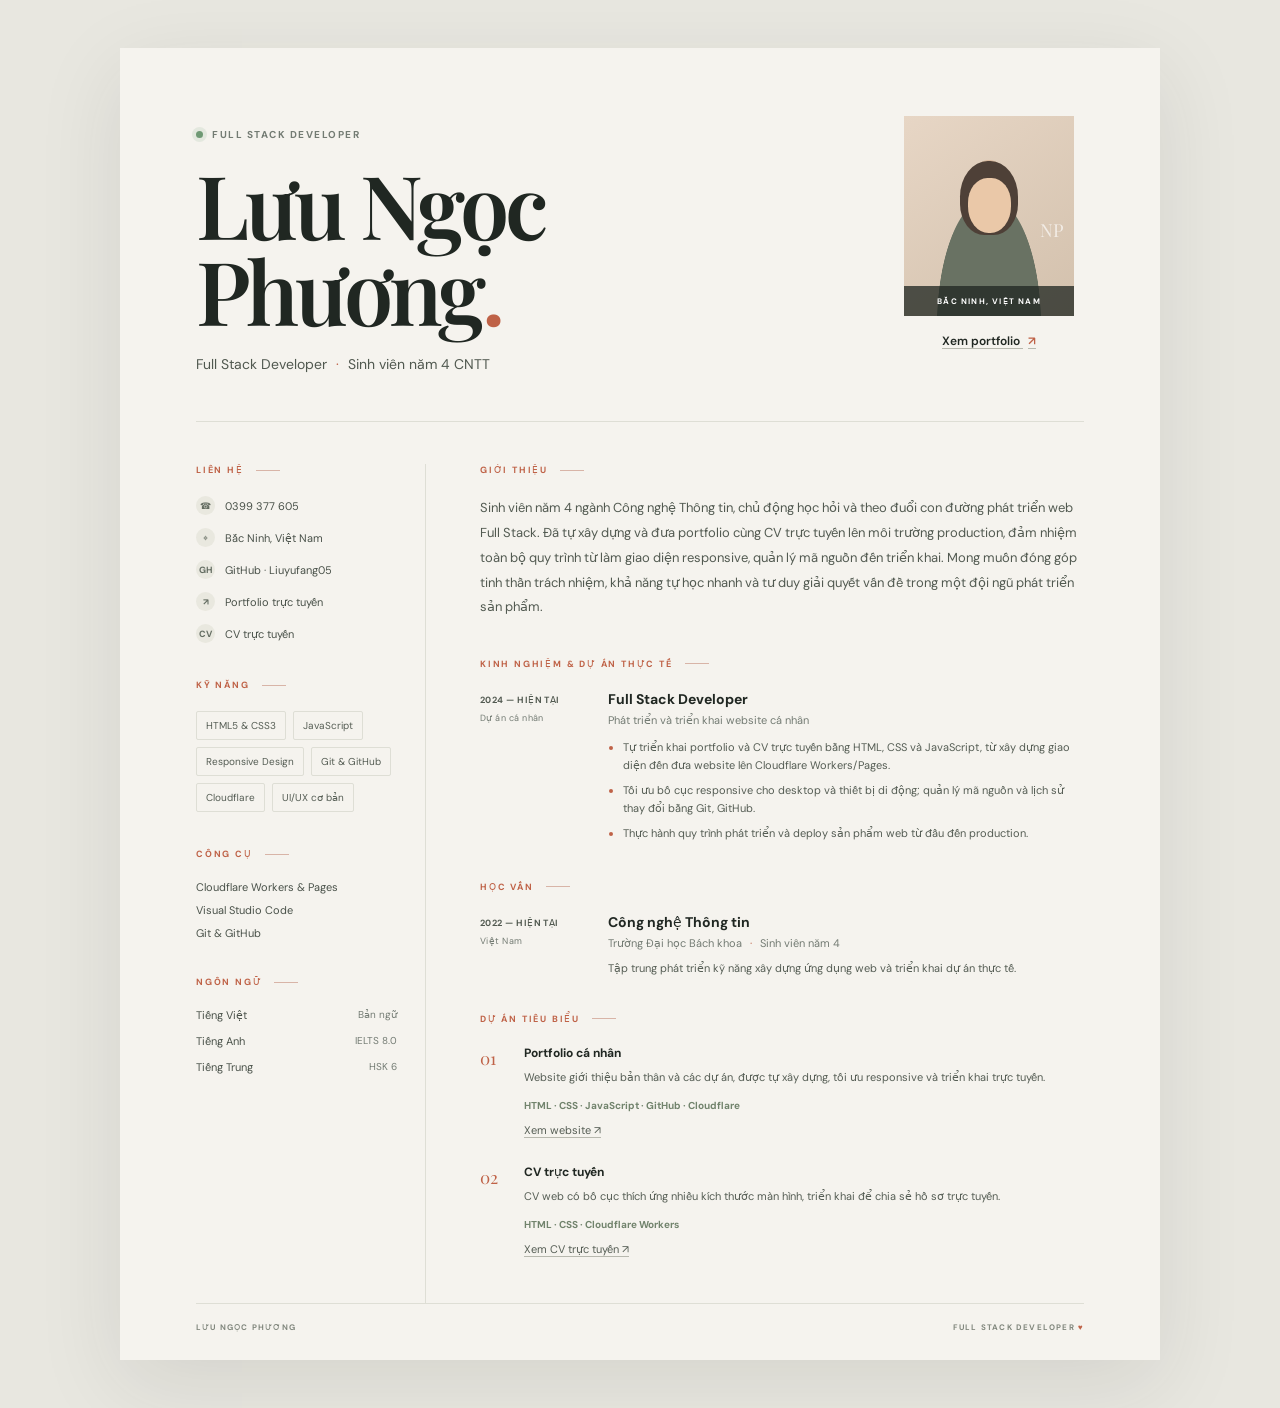
<file: index.html>
<!DOCTYPE html>
<html lang="vi">
<head>
  <meta charset="UTF-8">
  <meta name="viewport" content="width=device-width, initial-scale=1.0">
  <meta name="theme-color" content="#f5f3ee">
  <meta name="description" content="CV - Lưu Ngọc Phương — Full Stack Developer.">
  <title>CV - Lưu Ngọc Phương</title>
  <link rel="preconnect" href="https://fonts.googleapis.com">
  <link rel="preconnect" href="https://fonts.gstatic.com" crossorigin>
  <link href="https://fonts.googleapis.com/css2?family=DM+Sans:wght@400;500;600;700&family=Playfair+Display:wght@600;700&display=swap" rel="stylesheet">
  <link rel="stylesheet" href="styles.css">
</head>
<body>
  <main class="resume">
    <header class="hero">
      <div class="hero-copy">
        <p class="eyebrow"><span class="status-dot"></span> FULL STACK DEVELOPER </p>
        <h1>Lưu Ngọc<br>Phương<span class="accent">.</span></h1>
        <p class="role">Full Stack Developer <span>·</span> Sinh viên năm 4 CNTT</p>
      </div>
      <div class="hero-aside">
        <div class="portrait" aria-label="Ảnh chân dung minh họa">
          <span class="portrait-initials">NP</span>
          <span class="portrait-caption">BẮC NINH, VIỆT NAM</span>
        </div>
        <a class="download-link" href="https://cv.luungocphuong2005.workers.dev/" target="_blank" rel="noreferrer">
          Xem portfolio <span aria-hidden="true">↗</span>
        </a>
      </div>
    </header>

    <div class="content-grid">
      <aside class="sidebar" aria-label="Thông tin và kỹ năng">
        <section class="side-section">
          <h2 class="section-label">LIÊN HỆ</h2>
          <ul class="contact-list">
            <li><span class="contact-icon" aria-hidden="true">☎</span><a href="tel:+84399377605">0399 377 605</a></li>
            <li><span class="contact-icon" aria-hidden="true">⌖</span><span>Bắc Ninh, Việt Nam</span></li>
            <li><span class="contact-icon" aria-hidden="true">GH</span><a href="https://github.com/Liuyufang05" target="_blank" rel="noreferrer">GitHub · Liuyufang05</a></li>
            <li><span class="contact-icon" aria-hidden="true">↗</span><a href="https://cv.luungocphuong2005.workers.dev/" target="_blank" rel="noreferrer">Portfolio trực tuyến</a></li>
            <li><span class="contact-icon" aria-hidden="true">CV</span><a href="https://cv.luungocphuong2005.workers.dev/" target="_blank" rel="noreferrer">CV trực tuyến</a></li>
          </ul>
        </section>

        <section class="side-section">
          <h2 class="section-label">KỸ NĂNG</h2>
          <div class="tag-list">
            <span>HTML5 & CSS3</span>
            <span>JavaScript</span>
            <span>Responsive Design</span>
            <span>Git & GitHub</span>
            <span>Cloudflare</span>
            <span>UI/UX cơ bản</span>
          </div>
        </section>

        <section class="side-section">
          <h2 class="section-label">CÔNG CỤ</h2>
          <ul class="plain-list">
            <li>Cloudflare Workers & Pages</li>
            <li>Visual Studio Code</li>
            <li>Git & GitHub</li>
          </ul>
        </section>

        <section class="side-section">
          <h2 class="section-label">NGÔN NGỮ</h2>
          <div class="language-row"><span>Tiếng Việt</span><span class="language-level">Bản ngữ</span></div>
          <div class="language-row"><span>Tiếng Anh</span><span class="language-level">IELTS 8.0</span></div>
          <div class="language-row"><span>Tiếng Trung</span><span class="language-level">HSK 6</span></div>
        </section>
      </aside>

      <div class="main-content">
        <section class="main-section about">
          <h2 class="section-label">GIỚI THIỆU</h2>
          <p class="intro">Sinh viên năm 4 ngành Công nghệ Thông tin, chủ động học hỏi và theo đuổi con đường phát triển web Full Stack. Đã tự xây dựng và đưa portfolio cùng CV trực tuyến lên môi trường production, đảm nhiệm toàn bộ quy trình từ làm giao diện responsive, quản lý mã nguồn đến triển khai. Mong muốn đóng góp tinh thần trách nhiệm, khả năng tự học nhanh và tư duy giải quyết vấn đề trong một đội ngũ phát triển sản phẩm.</p>
        </section>

        <section class="main-section">
          <h2 class="section-label">KINH NGHIỆM & DỰ ÁN THỰC TẾ</h2>
          <article class="timeline-item">
            <div class="timeline-meta">
              <span>2024 — HIỆN TẠI</span>
              <span>Dự án cá nhân</span>
            </div>
            <div class="timeline-body">
              <h3>Full Stack Developer</h3>
              <p class="organization">Phát triển và triển khai website cá nhân</p>
              <ul>
                <li>Tự triển khai portfolio và CV trực tuyến bằng HTML, CSS và JavaScript, từ xây dựng giao diện đến đưa website lên Cloudflare Workers/Pages.</li>
                <li>Tối ưu bố cục responsive cho desktop và thiết bị di động; quản lý mã nguồn và lịch sử thay đổi bằng Git, GitHub.</li>
                <li>Thực hành quy trình phát triển và deploy sản phẩm web từ đầu đến production.</li>
              </ul>
            </div>
          </article>
        </section>

        <section class="main-section">
          <h2 class="section-label">HỌC VẤN</h2>
          <article class="timeline-item education-item">
            <div class="timeline-meta">
              <span>2022 — HIỆN TẠI</span>
              <span>Việt Nam</span>
            </div>
            <div class="timeline-body">
              <h3>Công nghệ Thông tin</h3>
              <p class="organization">Trường Đại học Bách khoa <span>·</span> Sinh viên năm 4</p>
              <p class="detail">Tập trung phát triển kỹ năng xây dựng ứng dụng web và triển khai dự án thực tế.</p>
            </div>
          </article>
        </section>

        <section class="main-section">
          <h2 class="section-label">DỰ ÁN TIÊU BIỂU</h2>
          <div class="project-card">
            <div class="project-number">01</div>
            <div>
              <h3>Portfolio cá nhân</h3>
              <p>Website giới thiệu bản thân và các dự án, được tự xây dựng, tối ưu responsive và triển khai trực tuyến.</p>
              <span class="project-result">HTML · CSS · JavaScript · GitHub · Cloudflare</span>
              <p><a href="https://cv.luungocphuong2005.workers.dev/" target="_blank" rel="noreferrer">Xem website ↗</a></p>
            </div>
          </div>
          <div class="project-card">
            <div class="project-number">02</div>
            <div>
              <h3>CV trực tuyến</h3>
              <p>CV web có bố cục thích ứng nhiều kích thước màn hình, triển khai để chia sẻ hồ sơ trực tuyến.</p>
              <span class="project-result">HTML · CSS · Cloudflare Workers</span>
              <p><a href="https://cv.luungocphuong2005.workers.dev/" target="_blank" rel="noreferrer">Xem CV trực tuyến ↗</a></p>
            </div>
          </div>
        </section>
      </div>
    </div>

    <footer class="footer">
      <span>LƯU NGỌC PHƯƠNG</span>
      <span>FULL STACK DEVELOPER <span class="accent">♥</span></span>
    </footer>
  </main>
</body>
</html>
</file>
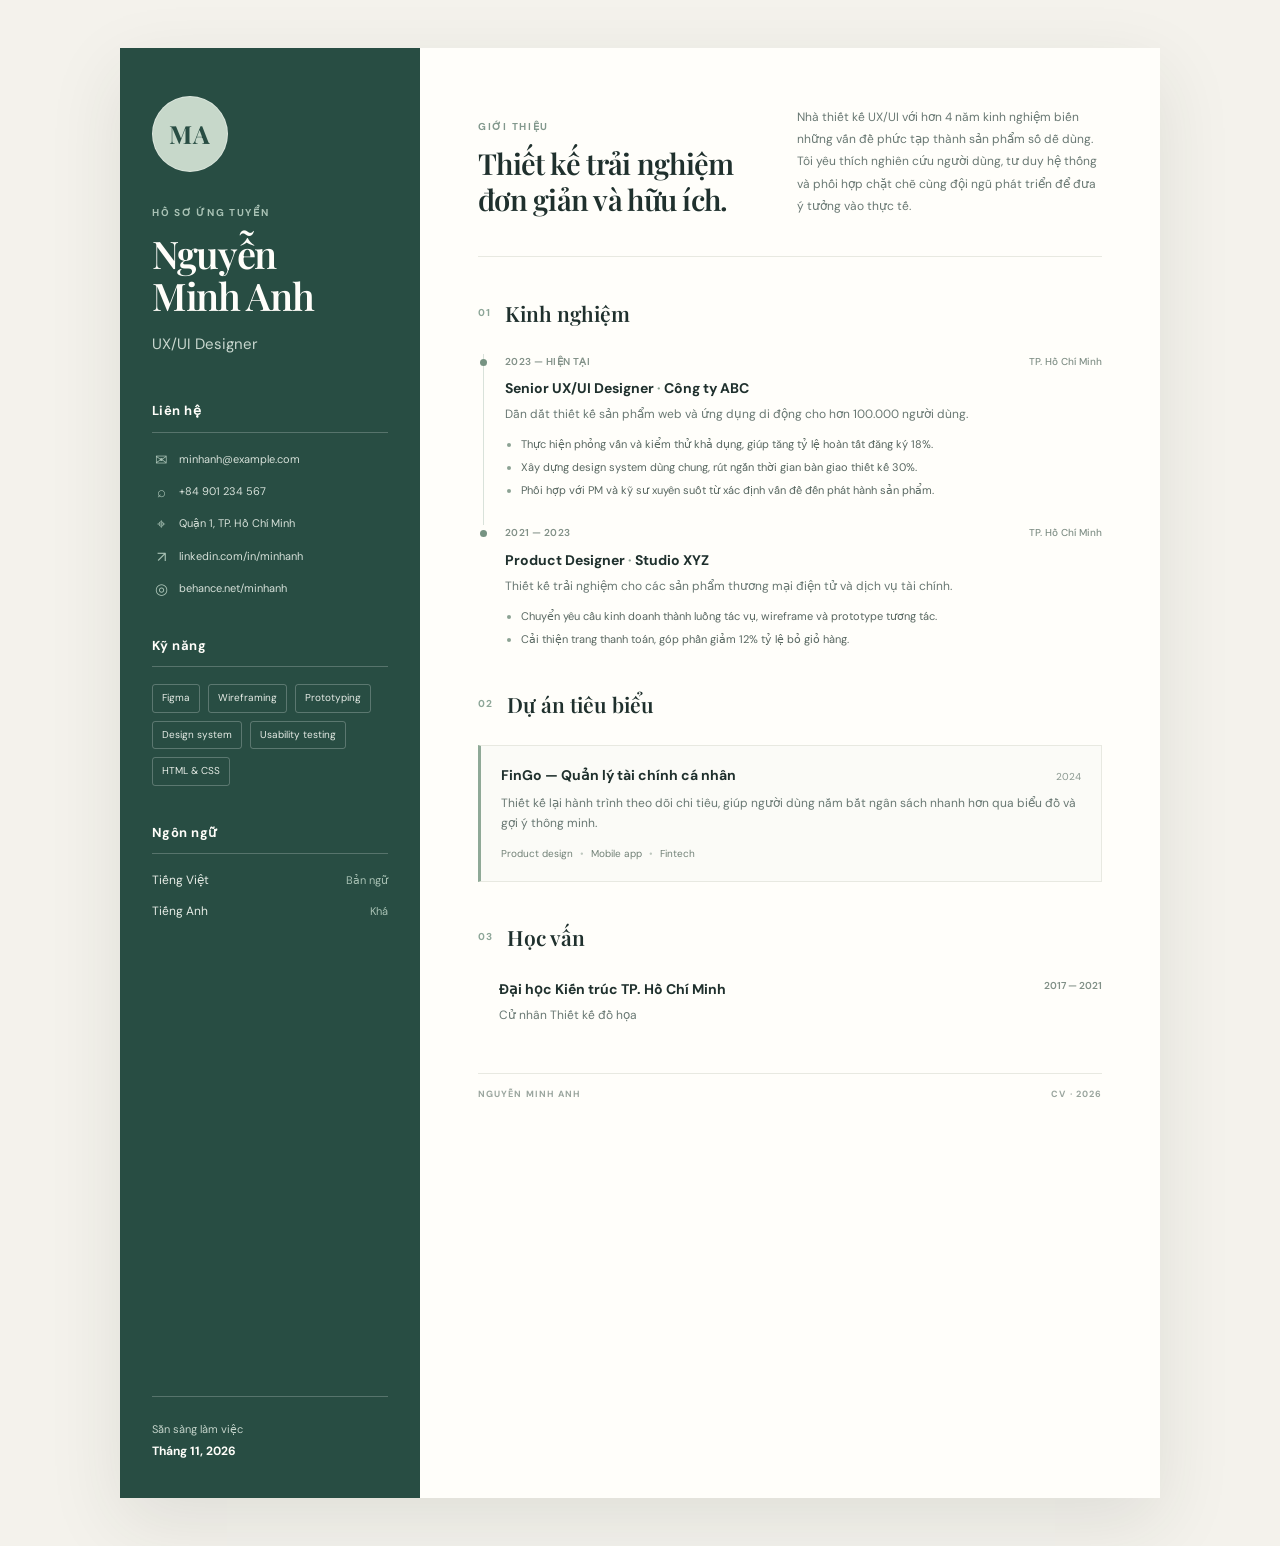
<file: MyCV/outputs/index.html>
<!doctype html>
<html lang="vi">
<head>
  <meta charset="utf-8">
  <meta name="viewport" content="width=device-width, initial-scale=1">
  <meta name="theme-color" content="#f4f2ec">
  <meta name="description" content="CV cá nhân của Nguyễn Minh Anh — UX/UI Designer.">
  <title>Nguyễn Minh Anh — CV</title>
  <link rel="stylesheet" href="styles.css">
</head>
<body>
  <main class="resume">
    <aside class="sidebar">
      <div class="identity">
        <div class="avatar" aria-label="Ảnh đại diện chữ cái MA">MA</div>
        <p class="eyebrow">HỒ SƠ ỨNG TUYỂN</p>
        <h1>Nguyễn<br>Minh Anh</h1>
        <p class="role">UX/UI Designer</p>
      </div>

      <section class="side-section" aria-labelledby="contact-title">
        <h2 id="contact-title">Liên hệ</h2>
        <ul class="contact-list">
          <li><span class="contact-icon" aria-hidden="true">✉</span><a href="mailto:minhanh@example.com">minhanh@example.com</a></li>
          <li><span class="contact-icon" aria-hidden="true">⌕</span><a href="tel:+84901234567">+84 901 234 567</a></li>
          <li><span class="contact-icon" aria-hidden="true">⌖</span><span>Quận 1, TP. Hồ Chí Minh</span></li>
          <li><span class="contact-icon" aria-hidden="true">↗</span><a href="https://linkedin.com" target="_blank" rel="noreferrer">linkedin.com/in/minhanh</a></li>
          <li><span class="contact-icon" aria-hidden="true">◎</span><a href="https://behance.net" target="_blank" rel="noreferrer">behance.net/minhanh</a></li>
        </ul>
      </section>

      <section class="side-section" aria-labelledby="skills-title">
        <h2 id="skills-title">Kỹ năng</h2>
        <ul class="tag-list">
          <li>Figma</li><li>Wireframing</li><li>Prototyping</li><li>Design system</li><li>Usability testing</li><li>HTML &amp; CSS</li>
        </ul>
      </section>

      <section class="side-section" aria-labelledby="languages-title">
        <h2 id="languages-title">Ngôn ngữ</h2>
        <div class="language"><span>Tiếng Việt</span><span class="level">Bản ngữ</span></div>
        <div class="language"><span>Tiếng Anh</span><span class="level">Khá</span></div>
      </section>

      <p class="sidebar-note">Sẵn sàng làm việc<br><strong>Tháng 11, 2026</strong></p>
    </aside>

    <div class="main-content">
      <section class="intro" aria-labelledby="profile-title">
        <div>
          <p class="eyebrow">GIỚI THIỆU</p>
          <h2 id="profile-title">Thiết kế trải nghiệm<br>đơn giản và hữu ích.</h2>
        </div>
        <p class="summary">Nhà thiết kế UX/UI với hơn 4 năm kinh nghiệm biến những vấn đề phức tạp thành sản phẩm số dễ dùng. Tôi yêu thích nghiên cứu người dùng, tư duy hệ thống và phối hợp chặt chẽ cùng đội ngũ phát triển để đưa ý tưởng vào thực tế.</p>
      </section>

      <section class="content-section" aria-labelledby="experience-title">
        <div class="section-heading"><span class="section-number">01</span><h2 id="experience-title">Kinh nghiệm</h2></div>
        <article class="timeline-item">
          <div class="timeline-meta"><span>2023 — Hiện tại</span><span class="location">TP. Hồ Chí Minh</span></div>
          <h3>Senior UX/UI Designer <span>·</span> Công ty ABC</h3>
          <p class="description">Dẫn dắt thiết kế sản phẩm web và ứng dụng di động cho hơn 100.000 người dùng.</p>
          <ul>
            <li>Thực hiện phỏng vấn và kiểm thử khả dụng, giúp tăng tỷ lệ hoàn tất đăng ký 18%.</li>
            <li>Xây dựng design system dùng chung, rút ngắn thời gian bàn giao thiết kế 30%.</li>
            <li>Phối hợp với PM và kỹ sư xuyên suốt từ xác định vấn đề đến phát hành sản phẩm.</li>
          </ul>
        </article>
        <article class="timeline-item">
          <div class="timeline-meta"><span>2021 — 2023</span><span class="location">TP. Hồ Chí Minh</span></div>
          <h3>Product Designer <span>·</span> Studio XYZ</h3>
          <p class="description">Thiết kế trải nghiệm cho các sản phẩm thương mại điện tử và dịch vụ tài chính.</p>
          <ul>
            <li>Chuyển yêu cầu kinh doanh thành luồng tác vụ, wireframe và prototype tương tác.</li>
            <li>Cải thiện trang thanh toán, góp phần giảm 12% tỷ lệ bỏ giỏ hàng.</li>
          </ul>
        </article>
      </section>

      <section class="content-section" aria-labelledby="projects-title">
        <div class="section-heading"><span class="section-number">02</span><h2 id="projects-title">Dự án tiêu biểu</h2></div>
        <article class="project-card">
          <div class="project-topline"><h3>FinGo — Quản lý tài chính cá nhân</h3><span>2024</span></div>
          <p>Thiết kế lại hành trình theo dõi chi tiêu, giúp người dùng nắm bắt ngân sách nhanh hơn qua biểu đồ và gợi ý thông minh.</p>
          <div class="project-tags"><span>Product design</span><span>Mobile app</span><span>Fintech</span></div>
        </article>
      </section>

      <section class="content-section education-section" aria-labelledby="education-title">
        <div class="section-heading"><span class="section-number">03</span><h2 id="education-title">Học vấn</h2></div>
        <div class="education-row">
          <div><h3>Đại học Kiến trúc TP. Hồ Chí Minh</h3><p>Cử nhân Thiết kế đồ họa</p></div>
          <span class="education-date">2017 — 2021</span>
        </div>
      </section>

      <footer class="footer"><span>NGUYỄN MINH ANH</span><span>CV · 2026</span></footer>
    </div>
  </main>
</body>
</html>
</file>
<file: styles.css>
:root {
  color-scheme: light;
  --ink: #202722;
  --muted: #737b73;
  --accent: #bf6247;
  --paper: #f5f3ee;
  --line: #deded5;
  --soft: #e9e8df;
  font-family: "DM Sans", sans-serif;
  font-synthesis: none;
  text-rendering: optimizeLegibility;
  -webkit-font-smoothing: antialiased;
  -moz-osx-font-smoothing: grayscale;
}

* {
  box-sizing: border-box;
}

body {
  min-width: 320px;
  margin: 0;
  background: #e8e7e0;
  color: var(--ink);
}

a {
  color: inherit;
  text-decoration-color: #b7b8ae;
  text-underline-offset: 3px;
}

a:hover {
  color: var(--accent);
}

.resume {
  width: min(100% - 48px, 1040px);
  margin: 48px auto;
  padding: 68px 76px 28px;
  background: var(--paper);
  box-shadow: 0 24px 80px rgb(39 43 36 / 10%);
}

.hero {
  display: flex;
  min-height: 300px;
  align-items: flex-start;
  justify-content: space-between;
  gap: 48px;
  padding-bottom: 48px;
  border-bottom: 1px solid var(--line);
}

.hero-copy {
  padding-top: 12px;
}

.eyebrow,
.section-label,
.portrait-caption,
.footer {
  font-size: 10px;
  font-weight: 700;
  letter-spacing: 1.5px;
}

.eyebrow {
  display: flex;
  align-items: center;
  gap: 9px;
  margin: 0 0 20px;
  color: var(--muted);
}

.status-dot {
  width: 7px;
  height: 7px;
  border-radius: 50%;
  background: #6f9974;
  box-shadow: 0 0 0 4px rgb(111 153 116 / 13%);
}

h1 {
  margin: 0;
  font-family: "Playfair Display", Georgia, serif;
  font-size: clamp(58px, 8vw, 88px);
  font-weight: 600;
  letter-spacing: -4px;
  line-height: .98;
}

.accent {
  color: var(--accent);
}

.role {
  margin: 22px 0 0;
  color: #50584f;
  font-size: 14px;
}

.role span,
.organization span,
.detail span {
  padding: 0 5px;
  color: var(--accent);
}

.hero-aside {
  display: flex;
  width: 190px;
  flex-direction: column;
  align-items: center;
  gap: 17px;
}

.portrait {
  position: relative;
  display: grid;
  width: 170px;
  height: 200px;
  place-items: center;
  overflow: hidden;
  background:
    radial-gradient(ellipse at 50% 38%, #d9b99d 0 18%, transparent 18.5%),
    radial-gradient(ellipse at 50% 105%, #697263 0 43%, transparent 43.5%),
    linear-gradient(145deg, #e7d6c5, #d3c1ad);
}

.portrait::before {
  position: absolute;
  width: 58px;
  height: 74px;
  margin-top: -37px;
  border-radius: 48% 48% 42% 42%;
  background: #4e4037;
  content: "";
}

.portrait::after {
  position: absolute;
  width: 43px;
  height: 55px;
  margin-top: -22px;
  border-radius: 45% 45% 48% 48%;
  background: #eac8a8;
  content: "";
}

.portrait-initials {
  position: absolute;
  z-index: 1;
  top: 102px;
  right: 10px;
  color: rgb(255 255 255 / 65%);
  font-family: "Playfair Display", Georgia, serif;
  font-size: 18px;
}

.portrait-caption {
  position: absolute;
  z-index: 2;
  right: 0;
  bottom: 0;
  left: 0;
  padding: 10px 5px;
  background: rgb(32 39 34 / 76%);
  color: white;
  font-size: 8px;
  letter-spacing: 1.2px;
  text-align: center;
}

.download-link {
  font-size: 12px;
  font-weight: 600;
}

.download-link span {
  margin-left: 5px;
  color: var(--accent);
}

.content-grid {
  display: grid;
  grid-template-columns: 230px minmax(0, 1fr);
  gap: 54px;
  padding-top: 42px;
}

.sidebar {
  padding-right: 28px;
  border-right: 1px solid var(--line);
}

.side-section,
.main-section {
  margin-bottom: 36px;
}

.section-label {
  display: flex;
  align-items: center;
  gap: 12px;
  margin: 0 0 20px;
  color: var(--accent);
  font-size: 9px;
  letter-spacing: 1.8px;
}

.section-label::after {
  width: 24px;
  height: 1px;
  background: #d8b4a7;
  content: "";
}

.contact-list,
.plain-list {
  display: grid;
  gap: 13px;
  margin: 0;
  padding: 0;
  list-style: none;
}

.contact-list li {
  display: flex;
  align-items: center;
  gap: 10px;
  color: #495149;
  font-size: 11px;
  overflow-wrap: anywhere;
}

.contact-icon {
  display: grid;
  width: 19px;
  height: 19px;
  flex: 0 0 19px;
  place-items: center;
  border-radius: 50%;
  background: var(--soft);
  color: #636c61;
  font-size: 9px;
  font-weight: 700;
}

.contact-list a {
  text-decoration: none;
}

.tag-list {
  display: flex;
  flex-wrap: wrap;
  gap: 7px;
}

.tag-list span {
  padding: 7px 9px;
  border: 1px solid #deded5;
  border-radius: 2px;
  color: #555d54;
  font-size: 10px;
}

.plain-list {
  gap: 9px;
  color: #495149;
  font-size: 11px;
}

.language-row {
  display: flex;
  justify-content: space-between;
  gap: 8px;
  margin-bottom: 12px;
  color: #495149;
  font-size: 11px;
}

.language-level {
  color: var(--muted);
  font-size: 10px;
}

.main-section {
  margin-bottom: 38px;
}

.intro {
  max-width: 600px;
  margin: 0;
  color: #525a51;
  font-size: 13px;
  line-height: 1.9;
}

.timeline-item {
  display: grid;
  grid-template-columns: 112px minmax(0, 1fr);
  gap: 16px;
  margin-bottom: 27px;
}

.timeline-meta {
  display: flex;
  flex-direction: column;
  gap: 6px;
  padding-top: 4px;
  color: var(--muted);
  font-size: 9px;
  letter-spacing: .45px;
}

.timeline-meta span:first-child {
  color: #525a51;
  font-weight: 700;
}

.timeline-body h3,
.project-card h3 {
  margin: 0;
  font-size: 14px;
  font-weight: 700;
}

.organization {
  margin: 5px 0 11px;
  color: var(--muted);
  font-size: 11px;
}

.timeline-body ul {
  display: grid;
  gap: 7px;
  margin: 0;
  padding-left: 15px;
  color: #555d54;
  font-size: 11px;
  line-height: 1.65;
}

.timeline-body li::marker {
  color: var(--accent);
}

.education-item {
  margin-bottom: 0;
}

.detail {
  margin: 0;
  color: #555d54;
  font-size: 11px;
}

.project-card {
  display: grid;
  grid-template-columns: 32px minmax(0, 1fr);
  gap: 12px;
  margin-bottom: 18px;
}

.project-number {
  padding-top: 2px;
  color: var(--accent);
  font-family: "Playfair Display", Georgia, serif;
  font-size: 17px;
}

.project-card h3 {
  font-size: 12px;
}

.project-card p {
  margin: 7px 0;
  color: #555d54;
  font-size: 11px;
  line-height: 1.65;
}

.project-result {
  color: #71836c;
  font-size: 10px;
  font-weight: 700;
}

.footer {
  display: flex;
  justify-content: space-between;
  gap: 16px;
  padding-top: 18px;
  border-top: 1px solid var(--line);
  color: #81877d;
  font-size: 8px;
  letter-spacing: 1.2px;
}

@media (max-width: 760px) {
  .resume {
    width: min(100% - 28px, 620px);
    margin: 14px auto;
    padding: 38px 30px 22px;
  }

  .hero {
    min-height: 0;
    gap: 20px;
    padding-bottom: 32px;
  }

  .hero-aside {
    width: 130px;
  }

  .portrait {
    width: 125px;
    height: 155px;
  }

  .portrait-initials {
    top: 87px;
  }

  .content-grid {
    grid-template-columns: 1fr;
    gap: 0;
    padding-top: 32px;
  }

  .sidebar {
    display: grid;
    grid-template-columns: repeat(2, minmax(0, 1fr));
    gap: 22px 28px;
    padding: 0 0 10px;
    border: 0;
    border-bottom: 1px solid var(--line);
  }

  .side-section {
    margin-bottom: 16px;
  }

  .main-content {
    padding-top: 30px;
  }
}

@media (max-width: 480px) {
  .resume {
    width: 100%;
    margin: 0;
    padding: 30px 22px 20px;
  }

  .hero {
    align-items: center;
  }

  .hero-copy {
    padding-top: 0;
  }

  .eyebrow {
    max-width: 170px;
    font-size: 8px;
    line-height: 1.5;
  }

  h1 {
    font-size: clamp(49px, 14vw, 65px);
    letter-spacing: -3px;
  }

  .role {
    max-width: 190px;
    font-size: 11px;
    line-height: 1.6;
  }

  .hero-aside {
    width: 102px;
    flex: 0 0 102px;
  }

  .portrait {
    width: 102px;
    height: 134px;
  }

  .portrait::before {
    transform: scale(.84);
  }

  .portrait::after {
    transform: scale(.84);
  }

  .portrait-initials {
    top: 77px;
    right: 7px;
  }

  .portrait-caption {
    font-size: 7px;
  }

  .download-link {
    font-size: 10px;
  }

  .sidebar {
    gap: 15px 18px;
  }

  .timeline-item {
    grid-template-columns: 1fr;
    gap: 7px;
  }

  .timeline-meta {
    flex-direction: row;
    gap: 12px;
  }

  .footer {
    flex-wrap: wrap;
  }
}

@media print {
  @page {
    margin: 12mm;
  }

  body {
    background: white;
  }

  .resume {
    width: 100%;
    margin: 0;
    padding: 10mm;
    box-shadow: none;
  }

  .hero,
  .content-grid,
  .main-section,
  .side-section,
  .timeline-item,
  .project-card {
    break-inside: avoid;
  }

  a {
    text-decoration: none;
  }
}
</file>
<file: MyCV/outputs/styles.css>
@import url('https://fonts.googleapis.com/css2?family=DM+Sans:wght@400;500;600;700&family=Playfair+Display:wght@600;700&display=swap');

:root {
  color-scheme: light;
  --ink: #1f302d;
  --muted: #697873;
  --paper: #fffefa;
  --canvas: #f4f2ec;
  --green: #284d43;
  --accent: #c7d8ca;
  --line: #e8e9e1;
}

* { box-sizing: border-box; }
html { background: var(--canvas); }
body {
  margin: 0;
  padding: 48px 24px;
  color: var(--ink);
  font-family: "DM Sans", "Segoe UI", sans-serif;
  font-size: 14px;
  line-height: 1.65;
  -webkit-font-smoothing: antialiased;
}
a { color: inherit; text-decoration: none; }
a:hover { text-decoration: underline; text-underline-offset: 3px; }
.resume {
  display: grid;
  grid-template-columns: 300px minmax(0, 1fr);
  width: min(100%, 1040px);
  min-height: 1450px;
  margin: 0 auto;
  overflow: hidden;
  background: var(--paper);
  box-shadow: 0 24px 70px rgb(35 48 43 / 10%);
}
.sidebar {
  position: relative;
  display: flex;
  flex-direction: column;
  padding: 48px 32px 36px;
  color: #f4f5ee;
  background: var(--green);
}
.identity { margin-bottom: 44px; }
.avatar {
  display: grid;
  width: 76px;
  height: 76px;
  margin-bottom: 33px;
  place-items: center;
  border: 1px solid rgb(255 255 255 / 38%);
  border-radius: 50%;
  color: var(--green);
  background: var(--accent);
  font-family: "Playfair Display", Georgia, serif;
  font-size: 25px;
  font-weight: 700;
  letter-spacing: .04em;
}
.eyebrow {
  margin: 0 0 11px;
  color: #a9c2b5;
  font-size: 10px;
  font-weight: 700;
  letter-spacing: .17em;
}
h1, .intro h2 { font-family: "Playfair Display", Georgia, serif; }
h1 {
  margin: 0;
  color: #fffefa;
  font-size: 38px;
  font-weight: 600;
  letter-spacing: -.035em;
  line-height: 1.12;
}
.role { margin: 14px 0 0; color: #c9d7cf; font-size: 15px; }
.side-section { margin-bottom: 36px; }
.side-section h2 {
  margin: 0 0 17px;
  padding-bottom: 10px;
  border-bottom: 1px solid rgb(255 255 255 / 22%);
  color: #fffefa;
  font-size: 13px;
  font-weight: 700;
  letter-spacing: .035em;
}
.contact-list { display: grid; gap: 12px; margin: 0; padding: 0; list-style: none; }
.contact-list li { display: grid; grid-template-columns: 18px 1fr; gap: 9px; align-items: start; color: #d6e0d9; font-size: 11px; overflow-wrap: anywhere; }
.contact-icon { color: #a9c2b5; font-size: 15px; line-height: 1.35; text-align: center; }
.tag-list { display: flex; flex-wrap: wrap; gap: 8px; margin: 0; padding: 0; list-style: none; }
.tag-list li { padding: 5px 9px; border: 1px solid rgb(255 255 255 / 24%); border-radius: 3px; color: #e6ece6; font-size: 10px; }
.language { display: flex; justify-content: space-between; gap: 8px; margin: 0 0 11px; color: #e6ece6; font-size: 12px; }
.level { color: #a9c2b5; font-size: 11px; }
.sidebar-note { margin: auto 0 0; padding-top: 23px; border-top: 1px solid rgb(255 255 255 / 22%); color: #c5d4cb; font-size: 11px; }
.sidebar-note strong { display: inline-block; margin-top: 4px; color: #fffefa; font-size: 12px; }
.main-content { padding: 58px 58px 36px; }
.intro { display: grid; grid-template-columns: 1fr 1.05fr; gap: 28px; align-items: end; padding-bottom: 39px; border-bottom: 1px solid var(--line); }
.intro .eyebrow { color: #82988d; }
.intro h2 { margin: 0; font-size: 29px; font-weight: 600; letter-spacing: -.025em; line-height: 1.22; }
.summary { margin: 0; color: var(--muted); font-size: 12px; line-height: 1.85; }
.content-section { margin-top: 39px; }
.section-heading { display: flex; gap: 14px; align-items: center; margin-bottom: 23px; }
.section-number { color: #8da698; font-size: 10px; font-weight: 700; letter-spacing: .1em; }
.section-heading h2 { margin: 0; font-family: "Playfair Display", Georgia, serif; font-size: 21px; font-weight: 600; }
.timeline-item { position: relative; margin-left: 5px; padding: 0 0 26px 21px; border-left: 1px solid #d9e2da; }
.timeline-item:last-child { padding-bottom: 0; border-left-color: transparent; }
.timeline-item::before { position: absolute; top: 5px; left: -4px; width: 7px; height: 7px; border-radius: 50%; background: #769382; content: ""; }
.timeline-meta { display: flex; justify-content: space-between; gap: 12px; color: #819087; font-size: 10px; font-weight: 600; letter-spacing: .04em; text-transform: uppercase; }
.location { font-weight: 500; letter-spacing: 0; text-transform: none; }
.timeline-item h3, .project-card h3, .education-row h3 { margin: 7px 0 5px; font-size: 14px; font-weight: 700; }
.timeline-item h3 span { color: #8ca293; }
.description, .project-card p, .education-row p { margin: 0; color: var(--muted); font-size: 12px; }
.timeline-item ul { display: grid; gap: 5px; margin: 10px 0 0; padding-left: 16px; color: #586761; font-size: 11px; }
.timeline-item li::marker { color: #8ca293; }
.project-card { padding: 18px 20px; border: 1px solid var(--line); border-left: 3px solid #8fa997; background: #fbfbf7; }
.project-topline { display: flex; justify-content: space-between; align-items: baseline; gap: 10px; }
.project-topline h3 { margin: 0 0 7px; }
.project-topline > span { flex: 0 0 auto; color: #8a9890; font-size: 10px; }
.project-tags { display: flex; flex-wrap: wrap; gap: 7px; margin-top: 13px; }
.project-tags span { color: #718177; font-size: 10px; }
.project-tags span + span::before { padding-right: 7px; color: #bec8bf; content: "•"; }
.education-section { margin-top: 38px; }
.education-row { display: flex; justify-content: space-between; gap: 15px; padding-left: 21px; }
.education-row h3 { margin-top: 0; }
.education-date { flex: 0 0 auto; color: #819087; font-size: 10px; font-weight: 600; }
.footer { display: flex; justify-content: space-between; margin-top: 48px; padding-top: 13px; border-top: 1px solid var(--line); color: #9aa59e; font-size: 9px; font-weight: 700; letter-spacing: .12em; }

@media (max-width: 760px) {
  body { padding: 0; }
  .resume { grid-template-columns: 1fr; min-height: 0; }
  .sidebar { padding: 35px 28px 30px; }
  .identity { margin-bottom: 30px; }
  .identity h1 br { display: none; }
  .identity h1 { font-size: 34px; }
  .avatar { width: 64px; height: 64px; margin-bottom: 22px; }
  .side-section { margin-bottom: 25px; }
  .contact-list { grid-template-columns: repeat(2, minmax(0, 1fr)); }
  .sidebar-note { margin-top: 0; }
  .main-content { padding: 38px 28px 28px; }
  .intro { grid-template-columns: 1fr; gap: 15px; padding-bottom: 29px; }
  .intro h2 { font-size: 27px; }
  .content-section { margin-top: 31px; }
}
@media (max-width: 420px) {
  .contact-list { grid-template-columns: 1fr; }
  .timeline-meta { align-items: flex-start; flex-direction: column; gap: 2px; }
  .project-topline { align-items: flex-start; }
  .education-row { flex-direction: column; gap: 5px; }
}
@media print {
  @page { size: A4; margin: 0; }
  html, body { background: #fff; }
  body { padding: 0; print-color-adjust: exact; -webkit-print-color-adjust: exact; }
  .resume { width: 210mm; min-height: 297mm; margin: 0; box-shadow: none; }
  .sidebar { padding: 14mm 9mm 10mm; }
  .main-content { padding: 15mm 14mm 9mm; }
  a { text-decoration: none; }
}
</file>
